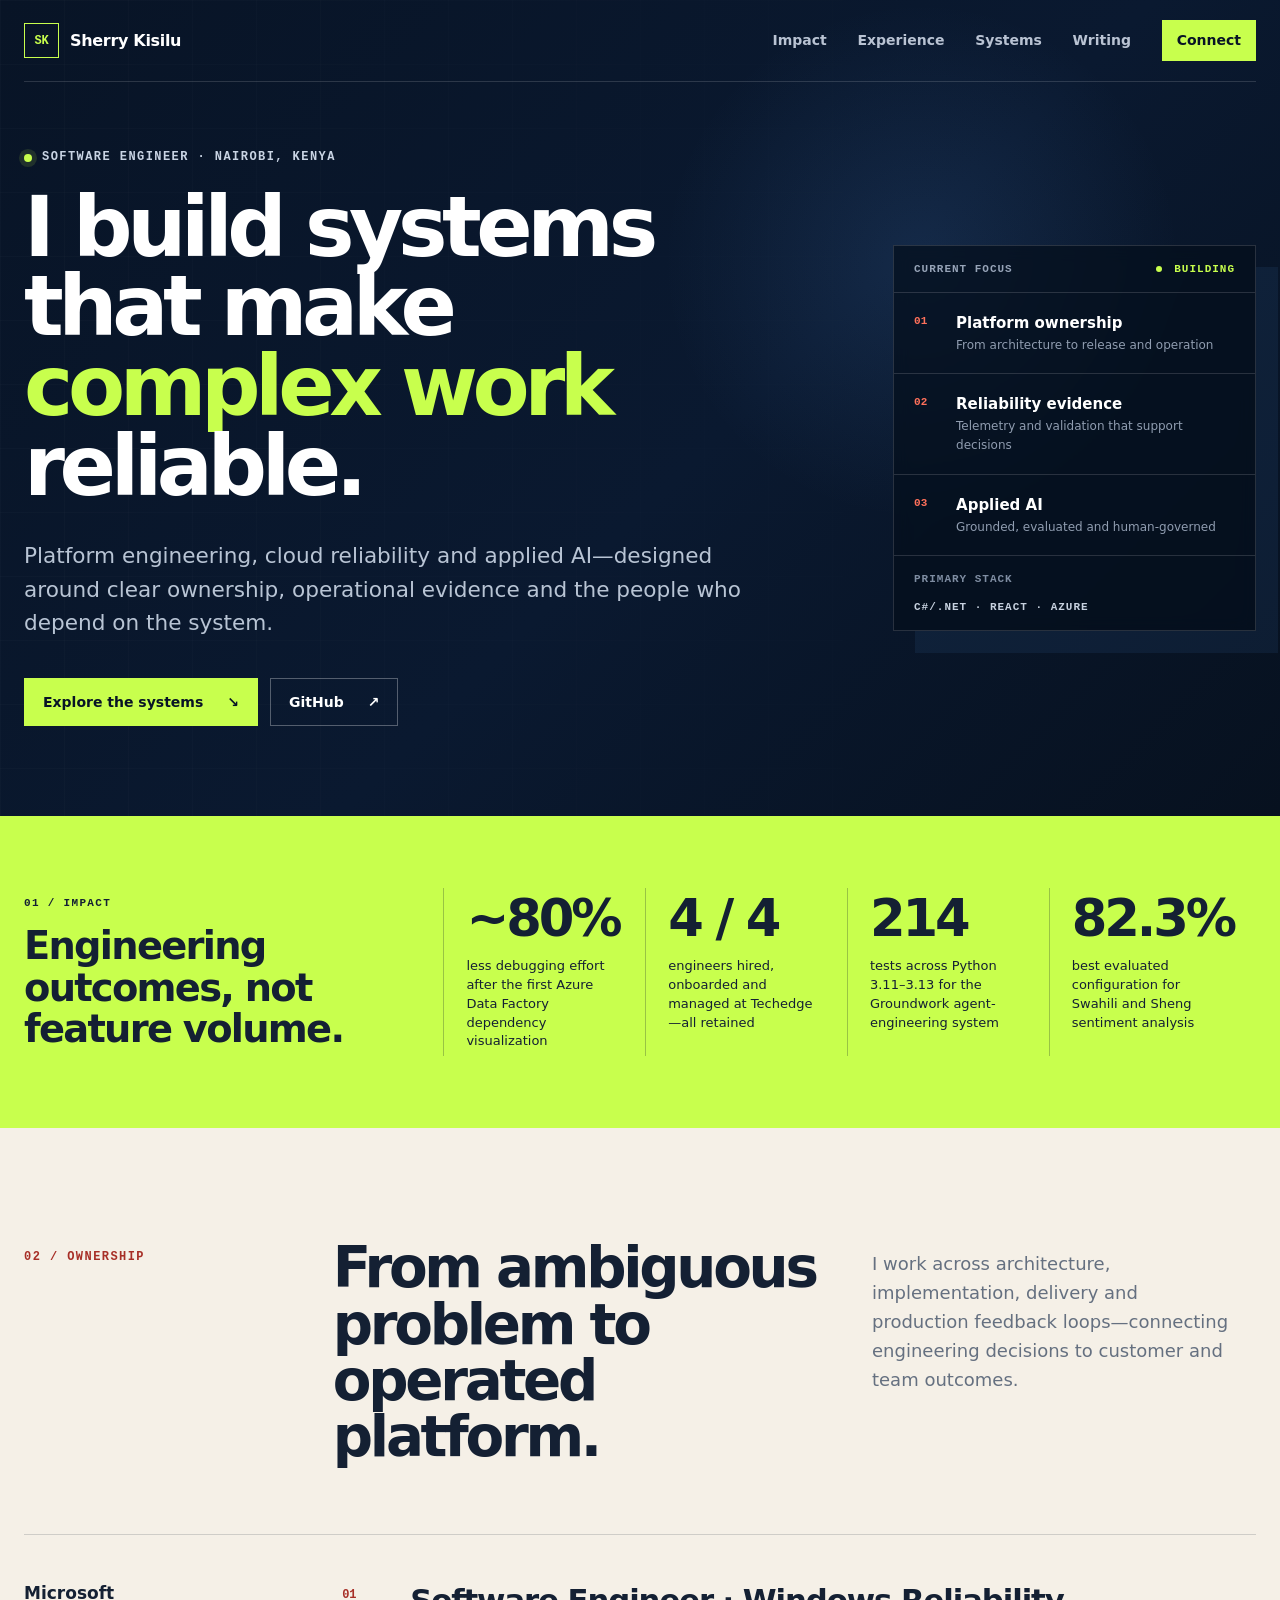
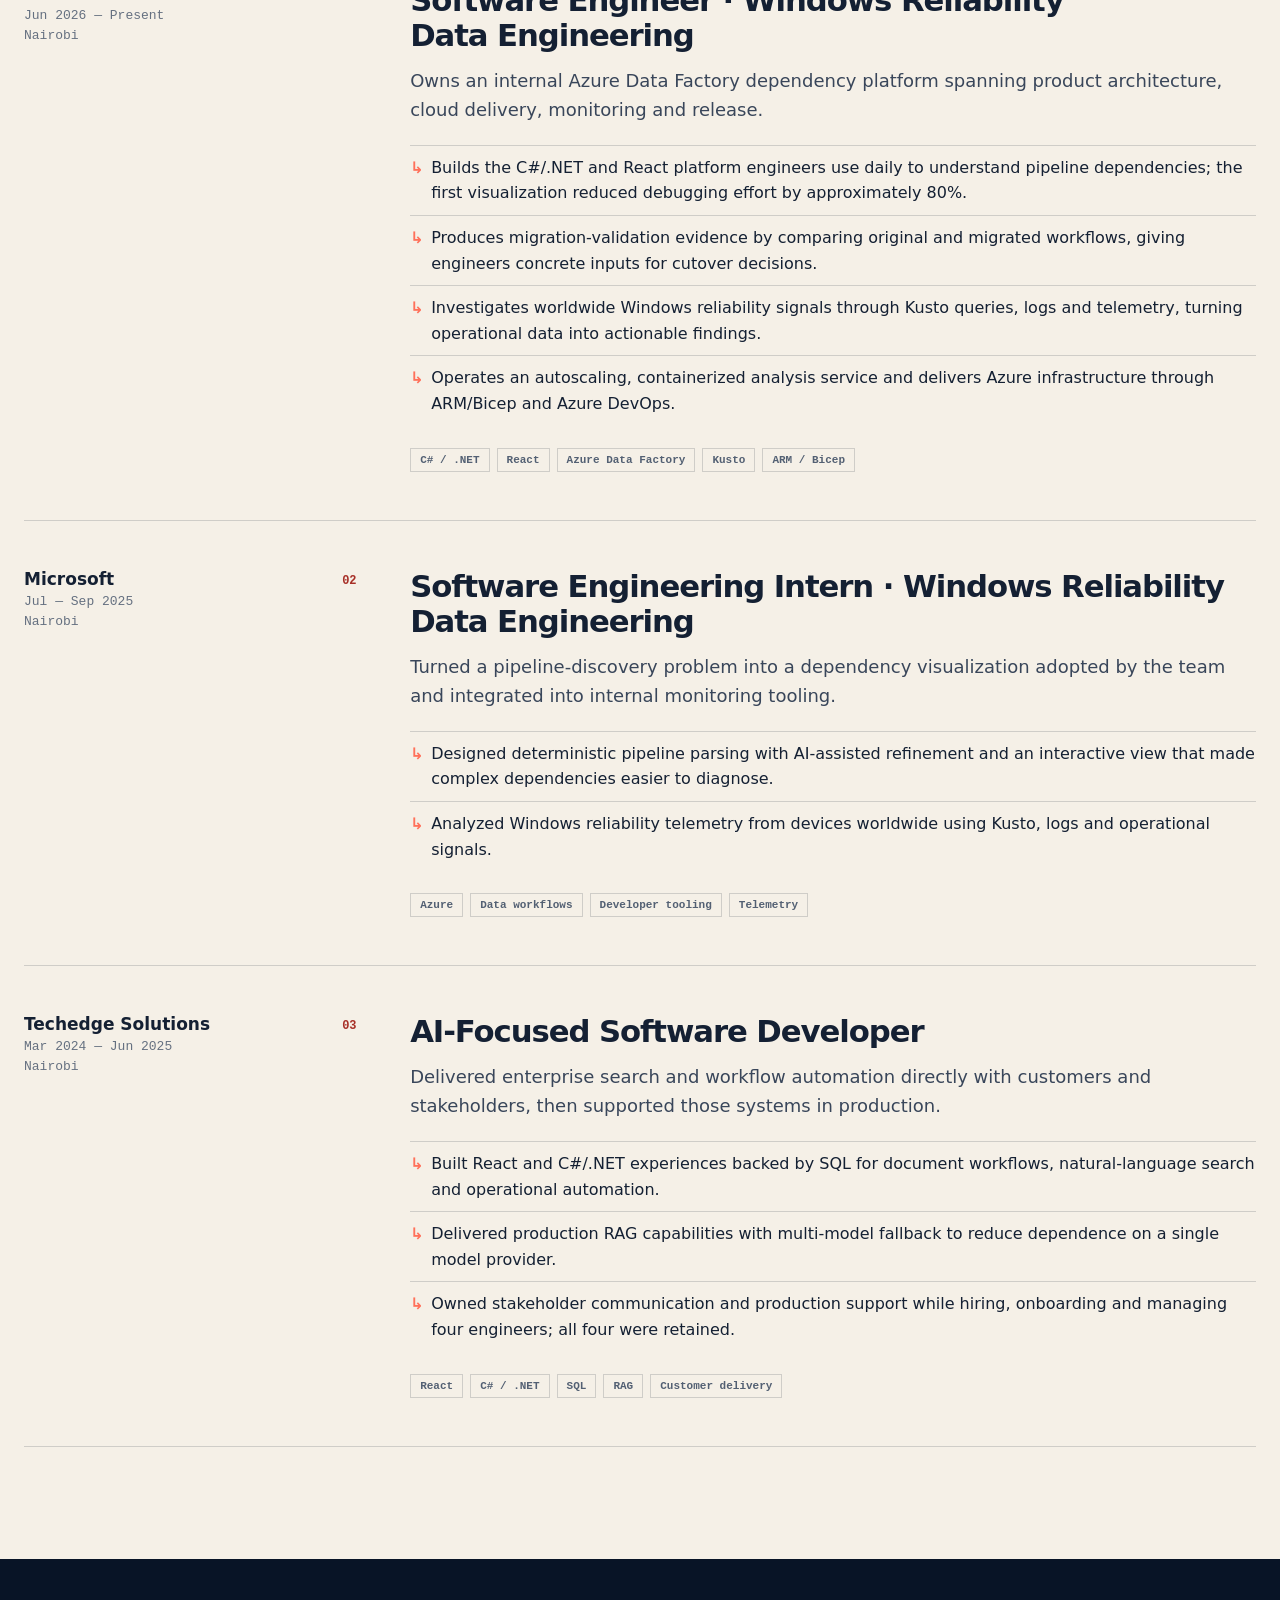
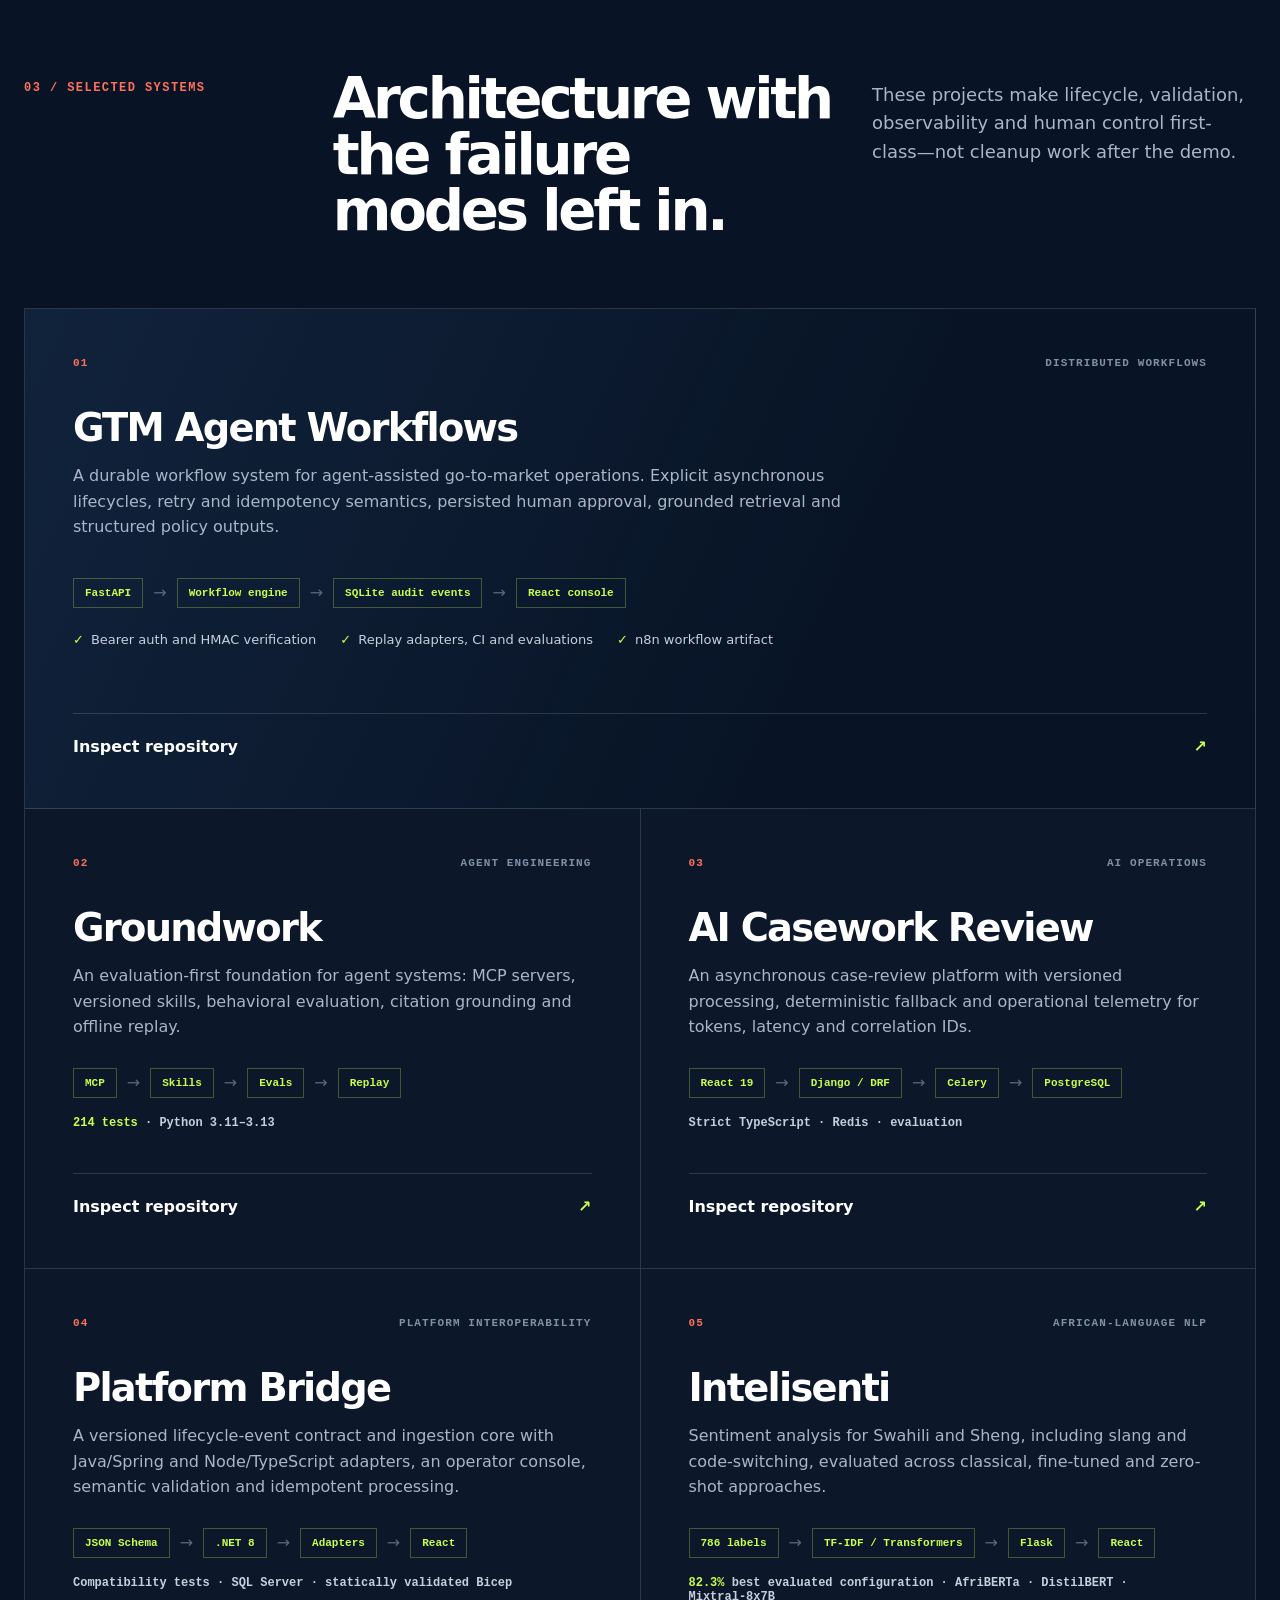
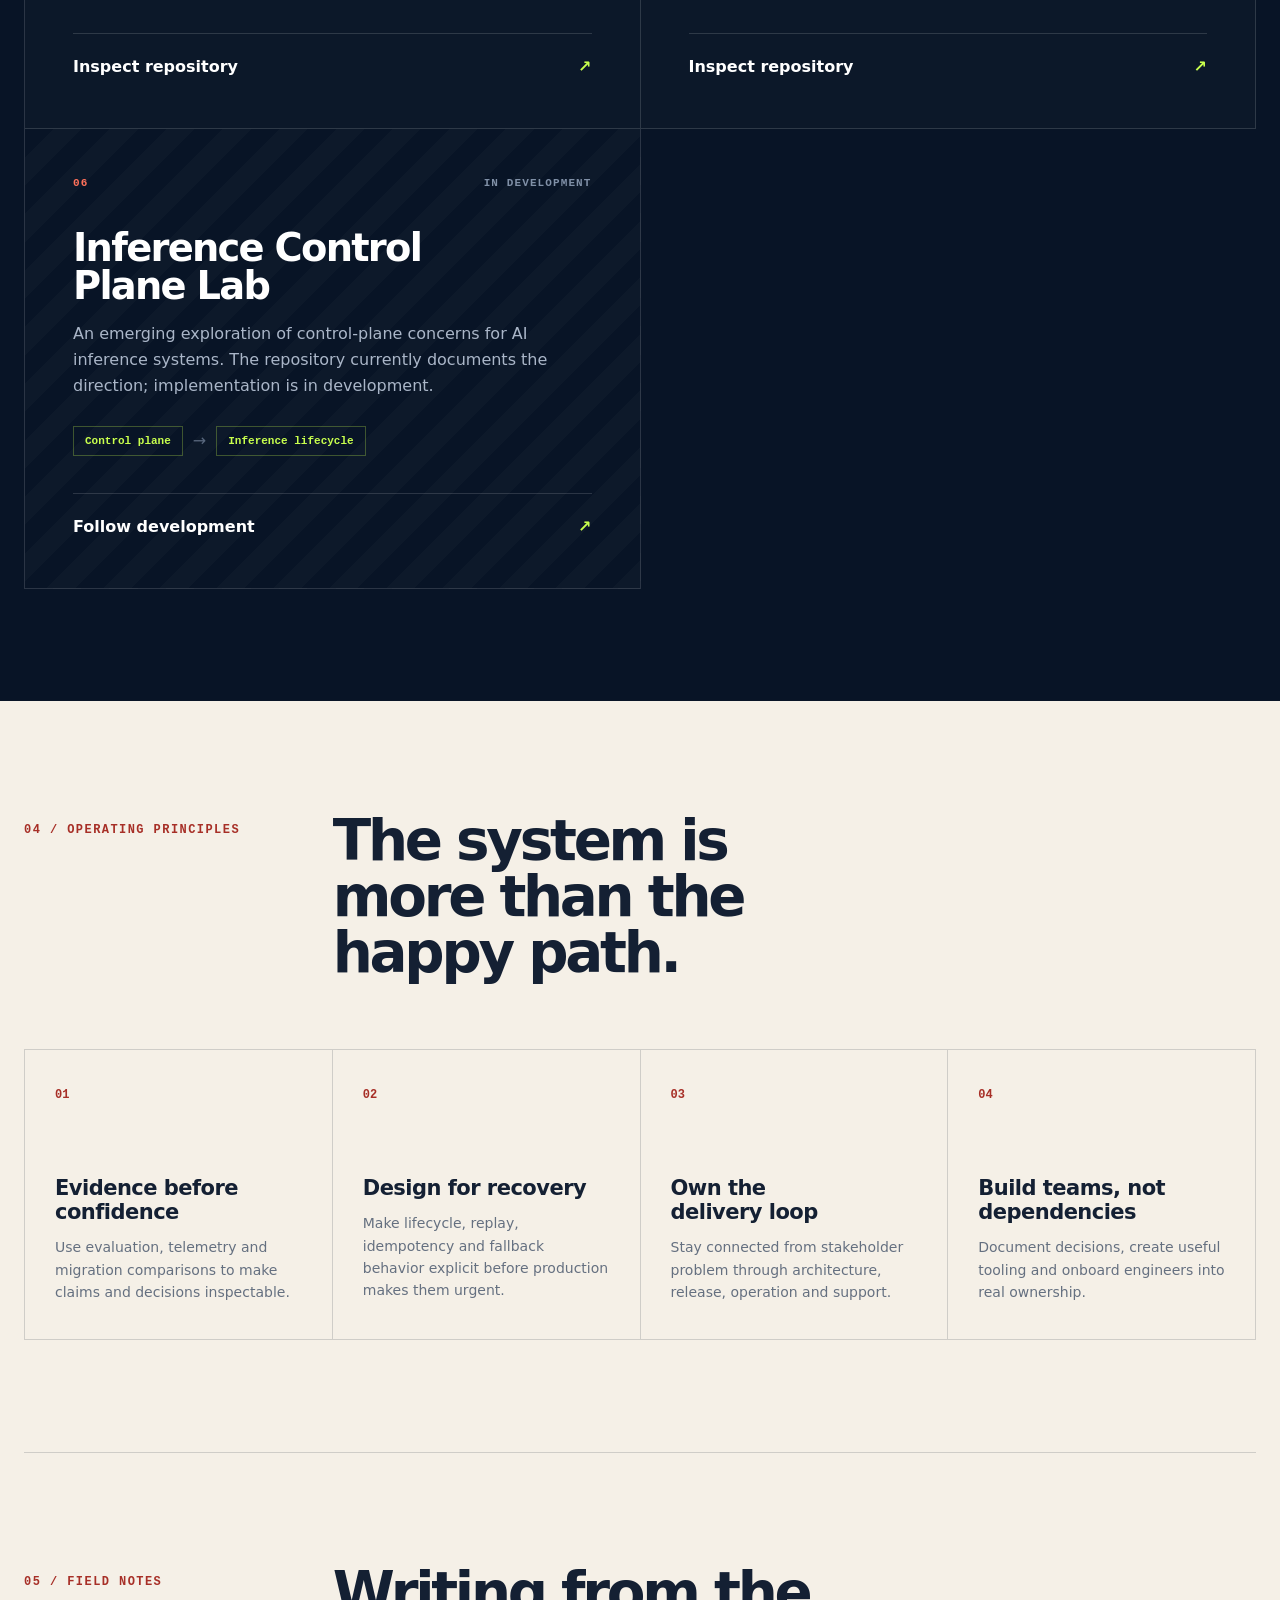
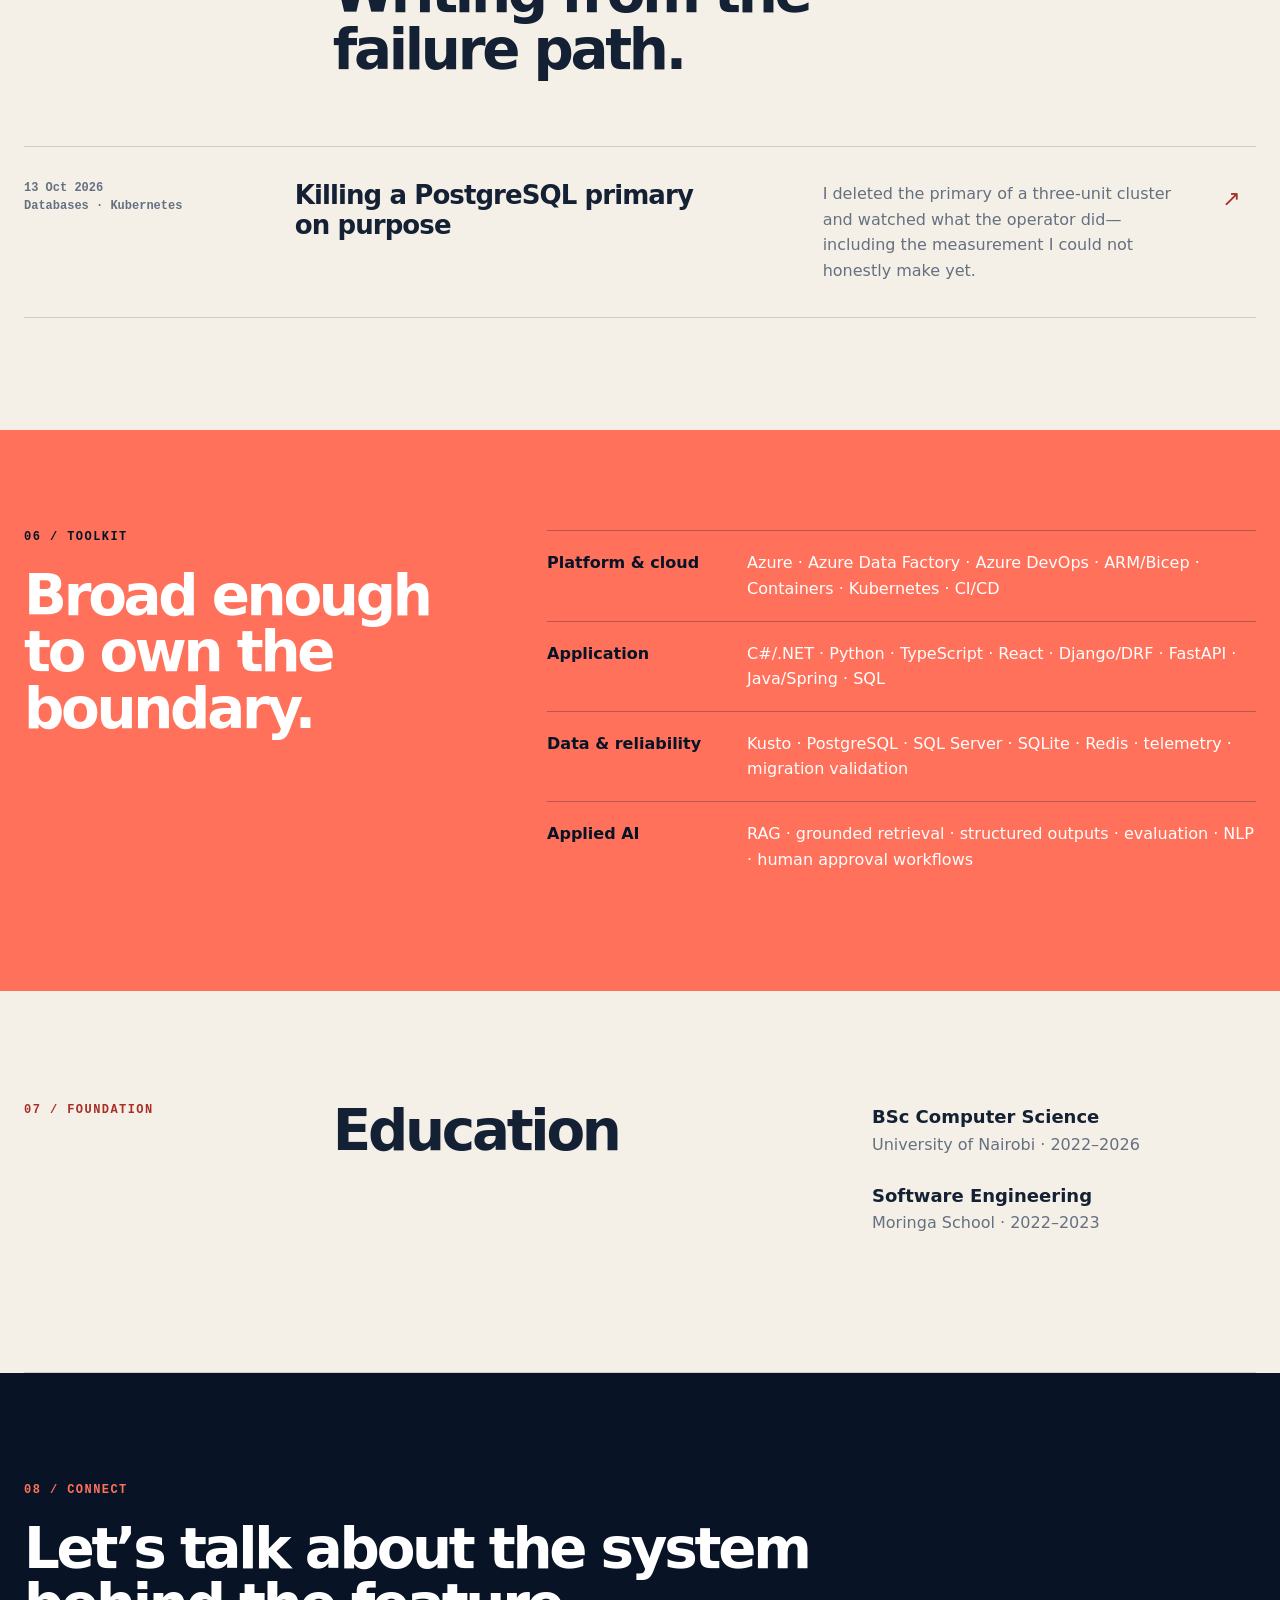
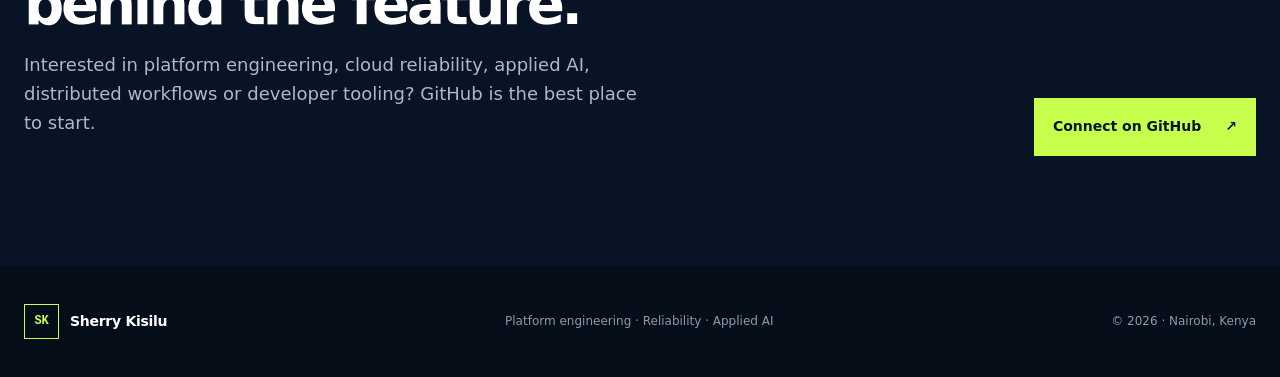
<file: index.html>
<!doctype html>
<html lang="en">
<head>
  <meta charset="utf-8">
  <meta name="viewport" content="width=device-width, initial-scale=1">
  <title>Sherry Kisilu · Platform, Reliability &amp; Applied AI Engineer</title>
  <meta name="description" content="Sherry Kisilu builds reliable cloud platforms, distributed workflows, applied AI systems, APIs and developer tooling from Nairobi.">
  <meta name="theme-color" content="#081426">
  <link rel="canonical" href="https://sherrykisilu.github.io/">
  <meta property="og:title" content="Sherry Kisilu · Senior Software Engineering Portfolio">
  <meta property="og:description" content="Platform engineering, cloud reliability, applied AI and distributed workflows—built with ownership and measurable impact.">
  <meta property="og:type" content="website">
  <meta property="og:url" content="https://sherrykisilu.github.io/">
  <meta property="og:site_name" content="Sherry Kisilu">
  <meta name="twitter:card" content="summary">
  <meta name="twitter:title" content="Sherry Kisilu · Platform, Reliability &amp; Applied AI Engineer">
  <meta name="twitter:description" content="Engineering reliable platforms, distributed workflows and applied AI systems.">
  <link rel="icon" href="data:image/svg+xml,<svg xmlns='http://www.w3.org/2000/svg' viewBox='0 0 64 64'><rect width='64' height='64' rx='12' fill='%23081426'/><path d='M14 45V19h8v10l9-10h10L30 31l12 14H32L22 33v12z' fill='%23c8ff4d'/></svg>">
  <link rel="stylesheet" href="styles.css">
  <script type="application/ld+json">
  {
    "@context": "https://schema.org",
    "@type": "Person",
    "name": "Sherry Kisilu",
    "url": "https://sherrykisilu.github.io/",
    "sameAs": ["https://github.com/sherrykisilu"],
    "jobTitle": "Software Engineer",
    "worksFor": {"@type": "Organization", "name": "Microsoft"},
    "knowsAbout": ["Platform engineering", "Cloud reliability", "Applied AI", "Distributed systems", "APIs", "Developer tooling"]
  }
  </script>
</head>
<body>
  <a class="skip-link" href="#main">Skip to content</a>

  <header class="site-header">
    <a class="brand" href="#top" aria-label="Sherry Kisilu, home">
      <span class="brand-mark" aria-hidden="true">SK</span>
      <span>Sherry Kisilu</span>
    </a>
    <nav aria-label="Primary navigation">
      <a href="#impact">Impact</a>
      <a href="#work">Experience</a>
      <a href="#projects">Systems</a>
      <a href="blog/">Writing</a>
      <a class="nav-cta" href="#contact">Connect</a>
    </nav>
  </header>

  <main id="main">
    <section class="hero" id="top" aria-labelledby="hero-title">
      <div class="hero-grid" aria-hidden="true"></div>
      <div class="hero-copy">
        <p class="signal"><span></span> Software engineer · Nairobi, Kenya</p>
        <h1 id="hero-title">I build systems that make <em>complex work</em> reliable.</h1>
        <p class="hero-lede">Platform engineering, cloud reliability and applied AI—designed around clear ownership, operational evidence and the people who depend on the system.</p>
        <div class="hero-actions">
          <a class="button button-primary" href="#projects">Explore the systems <span aria-hidden="true">↘</span></a>
          <a class="button button-ghost" href="https://github.com/sherrykisilu">GitHub <span aria-hidden="true">↗</span></a>
        </div>
      </div>
      <aside class="status-panel" aria-label="Current engineering focus">
        <div class="panel-head">
          <span>Current focus</span>
          <span class="live"><i></i> Building</span>
        </div>
        <ol class="focus-list">
          <li><span>01</span><strong>Platform ownership</strong><small>From architecture to release and operation</small></li>
          <li><span>02</span><strong>Reliability evidence</strong><small>Telemetry and validation that support decisions</small></li>
          <li><span>03</span><strong>Applied AI</strong><small>Grounded, evaluated and human-governed</small></li>
        </ol>
        <div class="panel-foot"><span>Primary stack</span><strong>C#/.NET · React · Azure</strong></div>
      </aside>
    </section>

    <section class="impact-band" id="impact" aria-labelledby="impact-title">
      <div class="section-label">
        <span>01 / Impact</span>
        <h2 id="impact-title">Engineering outcomes, not feature volume.</h2>
      </div>
      <div class="metrics">
        <article><strong>~80%</strong><p>less debugging effort after the first Azure Data Factory dependency visualization</p></article>
        <article><strong>4 / 4</strong><p>engineers hired, onboarded and managed at Techedge—all retained</p></article>
        <article><strong>214</strong><p>tests across Python 3.11–3.13 for the Groundwork agent-engineering system</p></article>
        <article><strong>82.3%</strong><p>best evaluated configuration for Swahili and Sheng sentiment analysis</p></article>
      </div>
    </section>

    <section class="experience section-shell" id="work" aria-labelledby="work-title">
      <div class="section-intro">
        <p class="kicker">02 / Ownership</p>
        <h2 id="work-title">From ambiguous problem to operated platform.</h2>
        <p>I work across architecture, implementation, delivery and production feedback loops—connecting engineering decisions to customer and team outcomes.</p>
      </div>

      <div class="timeline">
        <article class="role">
          <div class="role-meta">
            <span class="company">Microsoft</span>
            <time>Jun 2026 — Present</time>
            <span>Nairobi</span>
          </div>
          <div class="role-body">
            <p class="role-index">01</p>
            <h3>Software Engineer · Windows Reliability Data Engineering</h3>
            <p class="role-summary">Owns an internal Azure Data Factory dependency platform spanning product architecture, cloud delivery, monitoring and release.</p>
            <ul>
              <li>Builds the C#/.NET and React platform engineers use daily to understand pipeline dependencies; the first visualization reduced debugging effort by approximately 80%.</li>
              <li>Produces migration-validation evidence by comparing original and migrated workflows, giving engineers concrete inputs for cutover decisions.</li>
              <li>Investigates worldwide Windows reliability signals through Kusto queries, logs and telemetry, turning operational data into actionable findings.</li>
              <li>Operates an autoscaling, containerized analysis service and delivers Azure infrastructure through ARM/Bicep and Azure DevOps.</li>
            </ul>
            <div class="stack"><span>C# / .NET</span><span>React</span><span>Azure Data Factory</span><span>Kusto</span><span>ARM / Bicep</span></div>
          </div>
        </article>

        <article class="role">
          <div class="role-meta">
            <span class="company">Microsoft</span>
            <time>Jul — Sep 2025</time>
            <span>Nairobi</span>
          </div>
          <div class="role-body">
            <p class="role-index">02</p>
            <h3>Software Engineering Intern · Windows Reliability Data Engineering</h3>
            <p class="role-summary">Turned a pipeline-discovery problem into a dependency visualization adopted by the team and integrated into internal monitoring tooling.</p>
            <ul>
              <li>Designed deterministic pipeline parsing with AI-assisted refinement and an interactive view that made complex dependencies easier to diagnose.</li>
              <li>Analyzed Windows reliability telemetry from devices worldwide using Kusto, logs and operational signals.</li>
            </ul>
            <div class="stack"><span>Azure</span><span>Data workflows</span><span>Developer tooling</span><span>Telemetry</span></div>
          </div>
        </article>

        <article class="role">
          <div class="role-meta">
            <span class="company">Techedge Solutions</span>
            <time>Mar 2024 — Jun 2025</time>
            <span>Nairobi</span>
          </div>
          <div class="role-body">
            <p class="role-index">03</p>
            <h3>AI-Focused Software Developer</h3>
            <p class="role-summary">Delivered enterprise search and workflow automation directly with customers and stakeholders, then supported those systems in production.</p>
            <ul>
              <li>Built React and C#/.NET experiences backed by SQL for document workflows, natural-language search and operational automation.</li>
              <li>Delivered production RAG capabilities with multi-model fallback to reduce dependence on a single model provider.</li>
              <li>Owned stakeholder communication and production support while hiring, onboarding and managing four engineers; all four were retained.</li>
            </ul>
            <div class="stack"><span>React</span><span>C# / .NET</span><span>SQL</span><span>RAG</span><span>Customer delivery</span></div>
          </div>
        </article>
      </div>
    </section>

    <section class="systems" id="projects" aria-labelledby="projects-title">
      <div class="section-shell">
        <div class="section-intro light">
          <p class="kicker">03 / Selected systems</p>
          <h2 id="projects-title">Architecture with the failure modes left in.</h2>
          <p>These projects make lifecycle, validation, observability and human control first-class—not cleanup work after the demo.</p>
        </div>

        <div class="project-grid">
          <article class="project-card feature">
            <div class="project-top"><span class="project-no">01</span><span class="project-kind">Distributed workflows</span></div>
            <h3>GTM Agent Workflows</h3>
            <p>A durable workflow system for agent-assisted go-to-market operations. Explicit asynchronous lifecycles, retry and idempotency semantics, persisted human approval, grounded retrieval and structured policy outputs.</p>
            <div class="architecture" aria-label="Architecture flow"><span>FastAPI</span><i>→</i><span>Workflow engine</span><i>→</i><span>SQLite audit events</span><i>→</i><span>React console</span></div>
            <ul class="proof"><li>Bearer auth and HMAC verification</li><li>Replay adapters, CI and evaluations</li><li>n8n workflow artifact</li></ul>
            <a class="project-link" href="https://github.com/sherrykisilu/gtm-agent-workflows" aria-label="View GTM Agent Workflows on GitHub">Inspect repository <span>↗</span></a>
          </article>

          <article class="project-card">
            <div class="project-top"><span class="project-no">02</span><span class="project-kind">Agent engineering</span></div>
            <h3>Groundwork</h3>
            <p>An evaluation-first foundation for agent systems: MCP servers, versioned skills, behavioral evaluation, citation grounding and offline replay.</p>
            <div class="architecture compact"><span>MCP</span><i>→</i><span>Skills</span><i>→</i><span>Evals</span><i>→</i><span>Replay</span></div>
            <p class="evidence"><strong>214 tests</strong> · Python 3.11–3.13</p>
            <a class="project-link" href="https://github.com/sherrykisilu/groundwork" aria-label="View Groundwork on GitHub">Inspect repository <span>↗</span></a>
          </article>

          <article class="project-card">
            <div class="project-top"><span class="project-no">03</span><span class="project-kind">AI operations</span></div>
            <h3>AI Casework Review</h3>
            <p>An asynchronous case-review platform with versioned processing, deterministic fallback and operational telemetry for tokens, latency and correlation IDs.</p>
            <div class="architecture compact"><span>React 19</span><i>→</i><span>Django / DRF</span><i>→</i><span>Celery</span><i>→</i><span>PostgreSQL</span></div>
            <p class="evidence">Strict TypeScript · Redis · evaluation</p>
            <a class="project-link" href="https://github.com/sherrykisilu/ai-casework-review" aria-label="View AI Casework Review on GitHub">Inspect repository <span>↗</span></a>
          </article>

          <article class="project-card">
            <div class="project-top"><span class="project-no">04</span><span class="project-kind">Platform interoperability</span></div>
            <h3>Platform Bridge</h3>
            <p>A versioned lifecycle-event contract and ingestion core with Java/Spring and Node/TypeScript adapters, an operator console, semantic validation and idempotent processing.</p>
            <div class="architecture compact"><span>JSON Schema</span><i>→</i><span>.NET 8</span><i>→</i><span>Adapters</span><i>→</i><span>React</span></div>
            <p class="evidence">Compatibility tests · SQL Server · statically validated Bicep</p>
            <a class="project-link" href="https://github.com/sherrykisilu/platform-bridge" aria-label="View Platform Bridge on GitHub">Inspect repository <span>↗</span></a>
          </article>

          <article class="project-card">
            <div class="project-top"><span class="project-no">05</span><span class="project-kind">African-language NLP</span></div>
            <h3>Intelisenti</h3>
            <p>Sentiment analysis for Swahili and Sheng, including slang and code-switching, evaluated across classical, fine-tuned and zero-shot approaches.</p>
            <div class="architecture compact"><span>786 labels</span><i>→</i><span>TF-IDF / Transformers</span><i>→</i><span>Flask</span><i>→</i><span>React</span></div>
            <p class="evidence"><strong>82.3%</strong> best evaluated configuration · AfriBERTa · DistilBERT · Mixtral-8x7B</p>
            <a class="project-link" href="https://github.com/sherrykisilu/intelisenti" aria-label="View Intelisenti on GitHub">Inspect repository <span>↗</span></a>
          </article>

          <article class="project-card development">
            <div class="project-top"><span class="project-no">06</span><span class="project-kind">In development</span></div>
            <h3>Inference Control Plane Lab</h3>
            <p>An emerging exploration of control-plane concerns for AI inference systems. The repository currently documents the direction; implementation is in development.</p>
            <div class="architecture compact"><span>Control plane</span><i>→</i><span>Inference lifecycle</span></div>
            <a class="project-link" href="https://github.com/sherrykisilu/inference-control-plane-lab" aria-label="View Inference Control Plane Lab on GitHub">Follow development <span>↗</span></a>
          </article>
        </div>
      </div>
    </section>

    <section class="principles section-shell" aria-labelledby="principles-title">
      <div class="section-intro">
        <p class="kicker">04 / Operating principles</p>
        <h2 id="principles-title">The system is more than the happy path.</h2>
      </div>
      <div class="principle-grid">
        <article><span>01</span><h3>Evidence before confidence</h3><p>Use evaluation, telemetry and migration comparisons to make claims and decisions inspectable.</p></article>
        <article><span>02</span><h3>Design for recovery</h3><p>Make lifecycle, replay, idempotency and fallback behavior explicit before production makes them urgent.</p></article>
        <article><span>03</span><h3>Own the delivery loop</h3><p>Stay connected from stakeholder problem through architecture, release, operation and support.</p></article>
        <article><span>04</span><h3>Build teams, not dependencies</h3><p>Document decisions, create useful tooling and onboard engineers into real ownership.</p></article>
      </div>
    </section>

    <section class="writing section-shell" aria-labelledby="writing-title">
      <div class="section-intro">
        <p class="kicker">05 / Field notes</p>
        <h2 id="writing-title">Writing from the failure path.</h2>
      </div>
      <a class="article-row" href="blog/killing-a-postgresql-primary/">
        <div><time datetime="2026-10-13">13 Oct 2026</time><span>Databases · Kubernetes</span></div>
        <h3>Killing a PostgreSQL primary on purpose</h3>
        <p>I deleted the primary of a three-unit cluster and watched what the operator did—including the measurement I could not honestly make yet.</p>
        <span class="arrow" aria-hidden="true">↗</span>
      </a>
    </section>

    <section class="toolkit" aria-labelledby="toolkit-title">
      <div class="section-shell toolkit-grid">
        <div><p class="kicker">06 / Toolkit</p><h2 id="toolkit-title">Broad enough to own the boundary.</h2></div>
        <dl>
          <div><dt>Platform &amp; cloud</dt><dd>Azure · Azure Data Factory · Azure DevOps · ARM/Bicep · Containers · Kubernetes · CI/CD</dd></div>
          <div><dt>Application</dt><dd>C#/.NET · Python · TypeScript · React · Django/DRF · FastAPI · Java/Spring · SQL</dd></div>
          <div><dt>Data &amp; reliability</dt><dd>Kusto · PostgreSQL · SQL Server · SQLite · Redis · telemetry · migration validation</dd></div>
          <div><dt>Applied AI</dt><dd>RAG · grounded retrieval · structured outputs · evaluation · NLP · human approval workflows</dd></div>
        </dl>
      </div>
    </section>

    <section class="education section-shell" aria-labelledby="education-title">
      <p class="kicker">07 / Foundation</p>
      <h2 id="education-title">Education</h2>
      <div class="education-list">
        <p><strong>BSc Computer Science</strong><span>University of Nairobi · 2022–2026</span></p>
        <p><strong>Software Engineering</strong><span>Moringa School · 2022–2023</span></p>
      </div>
    </section>

    <section class="contact" id="contact" aria-labelledby="contact-title">
      <div class="contact-copy">
        <p class="kicker">08 / Connect</p>
        <h2 id="contact-title">Let’s talk about the system behind the feature.</h2>
        <p>Interested in platform engineering, cloud reliability, applied AI, distributed workflows or developer tooling? GitHub is the best place to start.</p>
      </div>
      <a class="button button-primary button-large" href="https://github.com/sherrykisilu">Connect on GitHub <span aria-hidden="true">↗</span></a>
    </section>
  </main>

  <footer>
    <a class="brand" href="#top"><span class="brand-mark" aria-hidden="true">SK</span><span>Sherry Kisilu</span></a>
    <p>Platform engineering · Reliability · Applied AI</p>
    <p>© 2026 · Nairobi, Kenya</p>
  </footer>
</body>
</html>
</file>
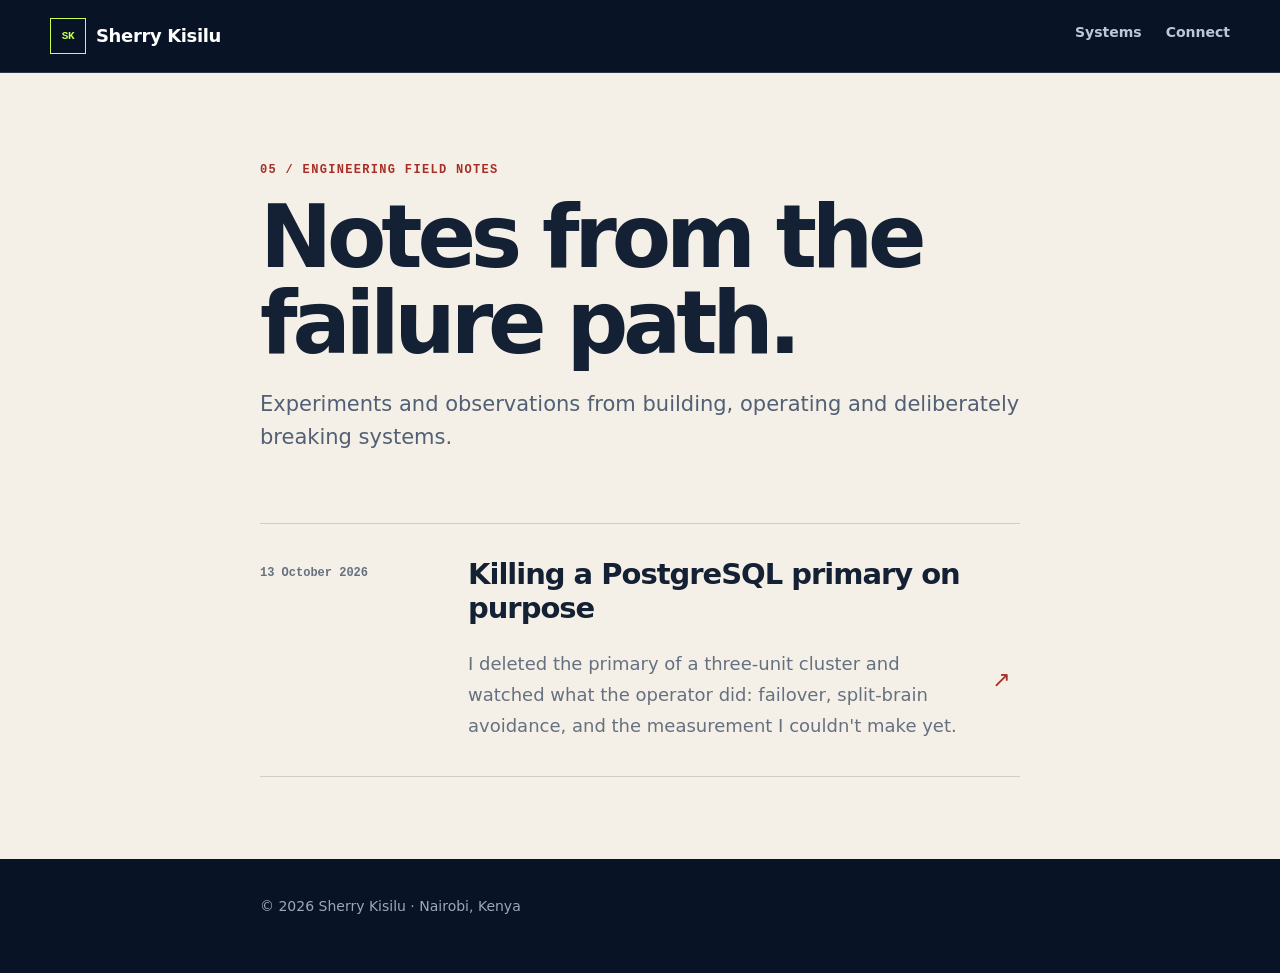
<file: blog/index.html>
<!doctype html>
<html lang="en">
<head>
  <meta charset="utf-8">
  <meta name="viewport" content="width=device-width, initial-scale=1">
  <title>Engineering Field Notes · Sherry Kisilu</title>
  <meta name="description" content="Field notes from Sherry Kisilu on reliability, distributed systems, databases and engineering the failure path.">
  <meta name="theme-color" content="#081426">
  <link rel="canonical" href="https://sherrykisilu.github.io/blog/">
  <meta property="og:title" content="Engineering Field Notes · Sherry Kisilu">
  <meta property="og:description" content="Notes from building, operating and deliberately breaking systems.">
  <meta property="og:type" content="website">
  <meta property="og:url" content="https://sherrykisilu.github.io/blog/">
  <meta name="twitter:card" content="summary">
  <link rel="icon" href="data:image/svg+xml,<svg xmlns='http://www.w3.org/2000/svg' viewBox='0 0 64 64'><rect width='64' height='64' rx='12' fill='%23081426'/><path d='M14 45V19h8v10l9-10h10L30 31l12 14H32L22 33v12z' fill='%23c8ff4d'/></svg>">
  <link rel="stylesheet" href="post.css">
</head>
<body>
  <a class="skip-link" href="#main">Skip to content</a>
  <nav aria-label="Primary navigation"><div class="wrap"><a class="mark" href="/">Sherry Kisilu</a><ul><li><a href="/#projects">Systems</a></li><li><a href="/#contact">Connect</a></li></ul></div></nav>
  <main id="main" class="wrap listing">
    <header>
      <p class="eyebrow">05 / Engineering field notes</p>
      <h1>Notes from the failure path.</h1>
      <p class="lede">Experiments and observations from building, operating and deliberately breaking systems.</p>
    </header>
    <a class="post" href="killing-a-postgresql-primary/">
      <span class="date">13 October 2026</span>
      <h2>Killing a PostgreSQL primary on purpose</h2>
      <p>I deleted the primary of a three-unit cluster and watched what the operator did: failover, split-brain avoidance, and the measurement I couldn't make yet.</p>
    </a>
  </main>
  <footer><div class="wrap">© 2026 Sherry Kisilu · Nairobi, Kenya</div></footer>
</body>
</html>
</file>
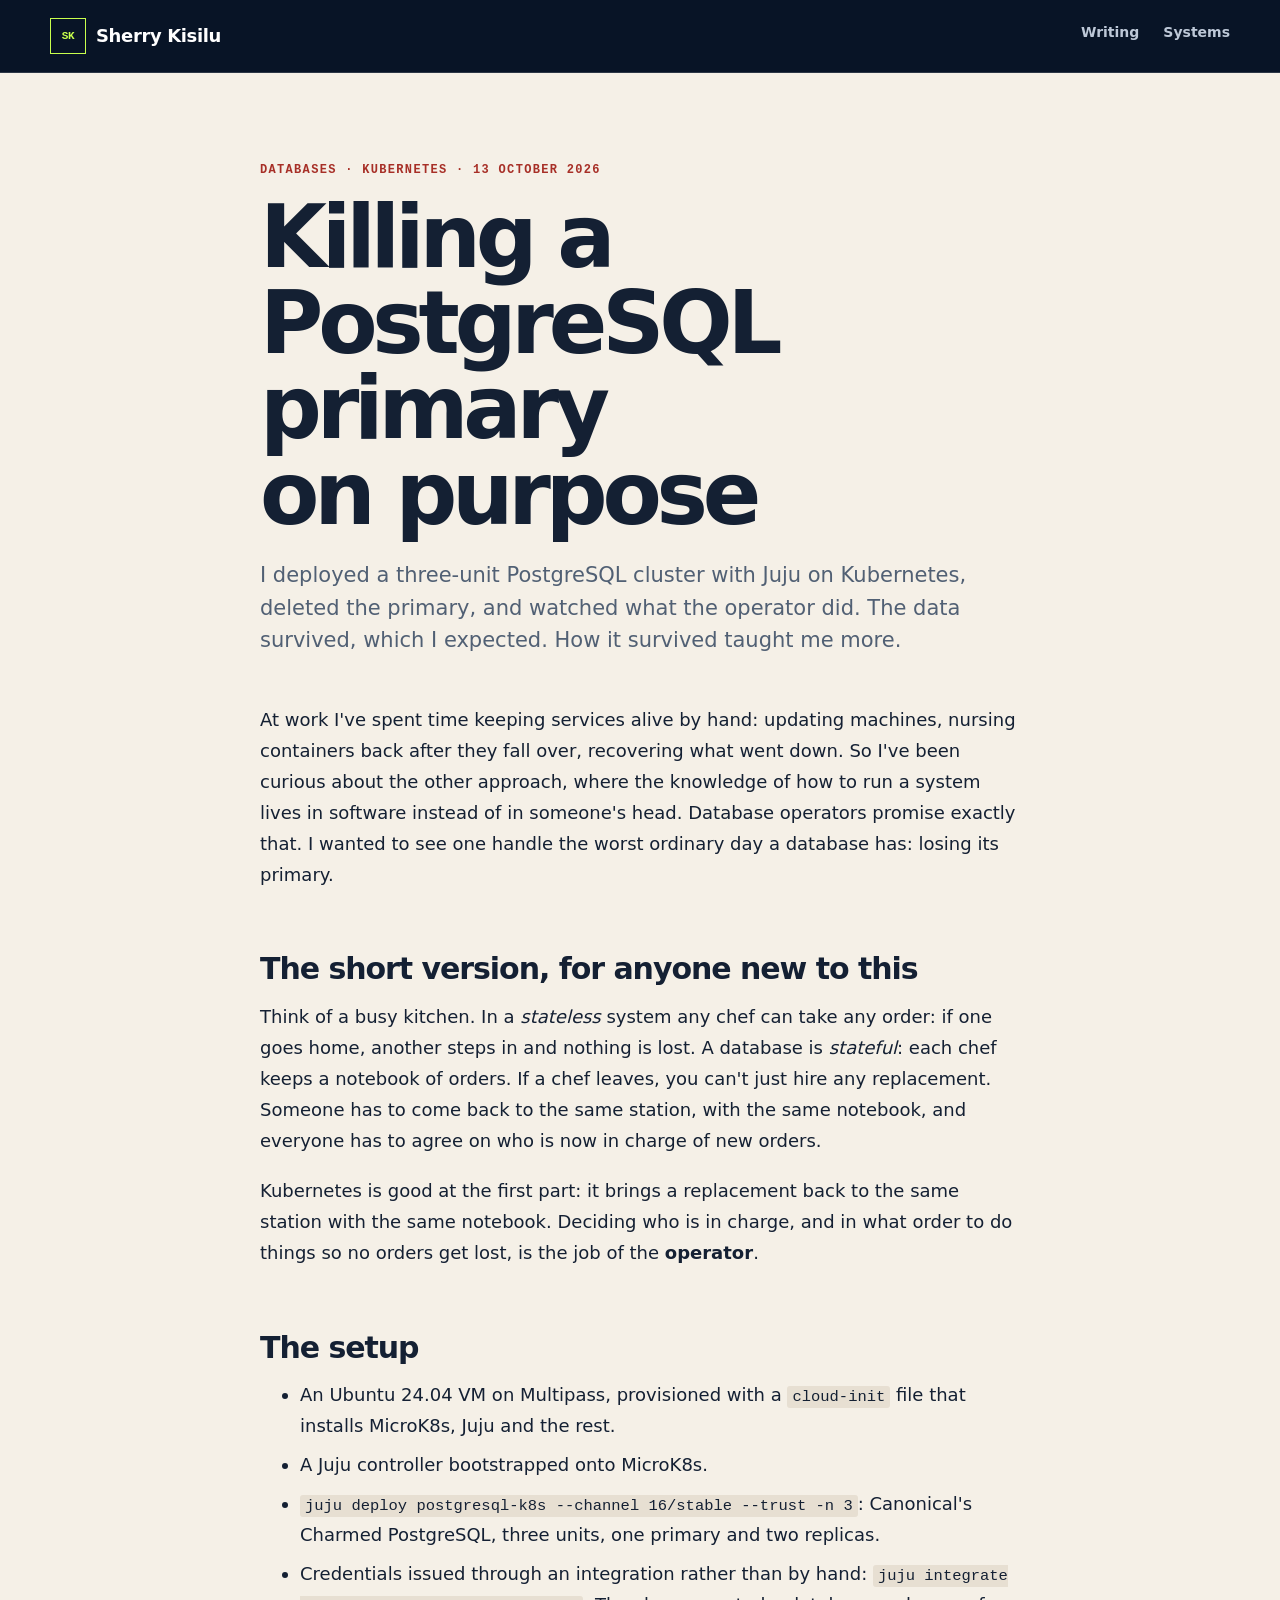
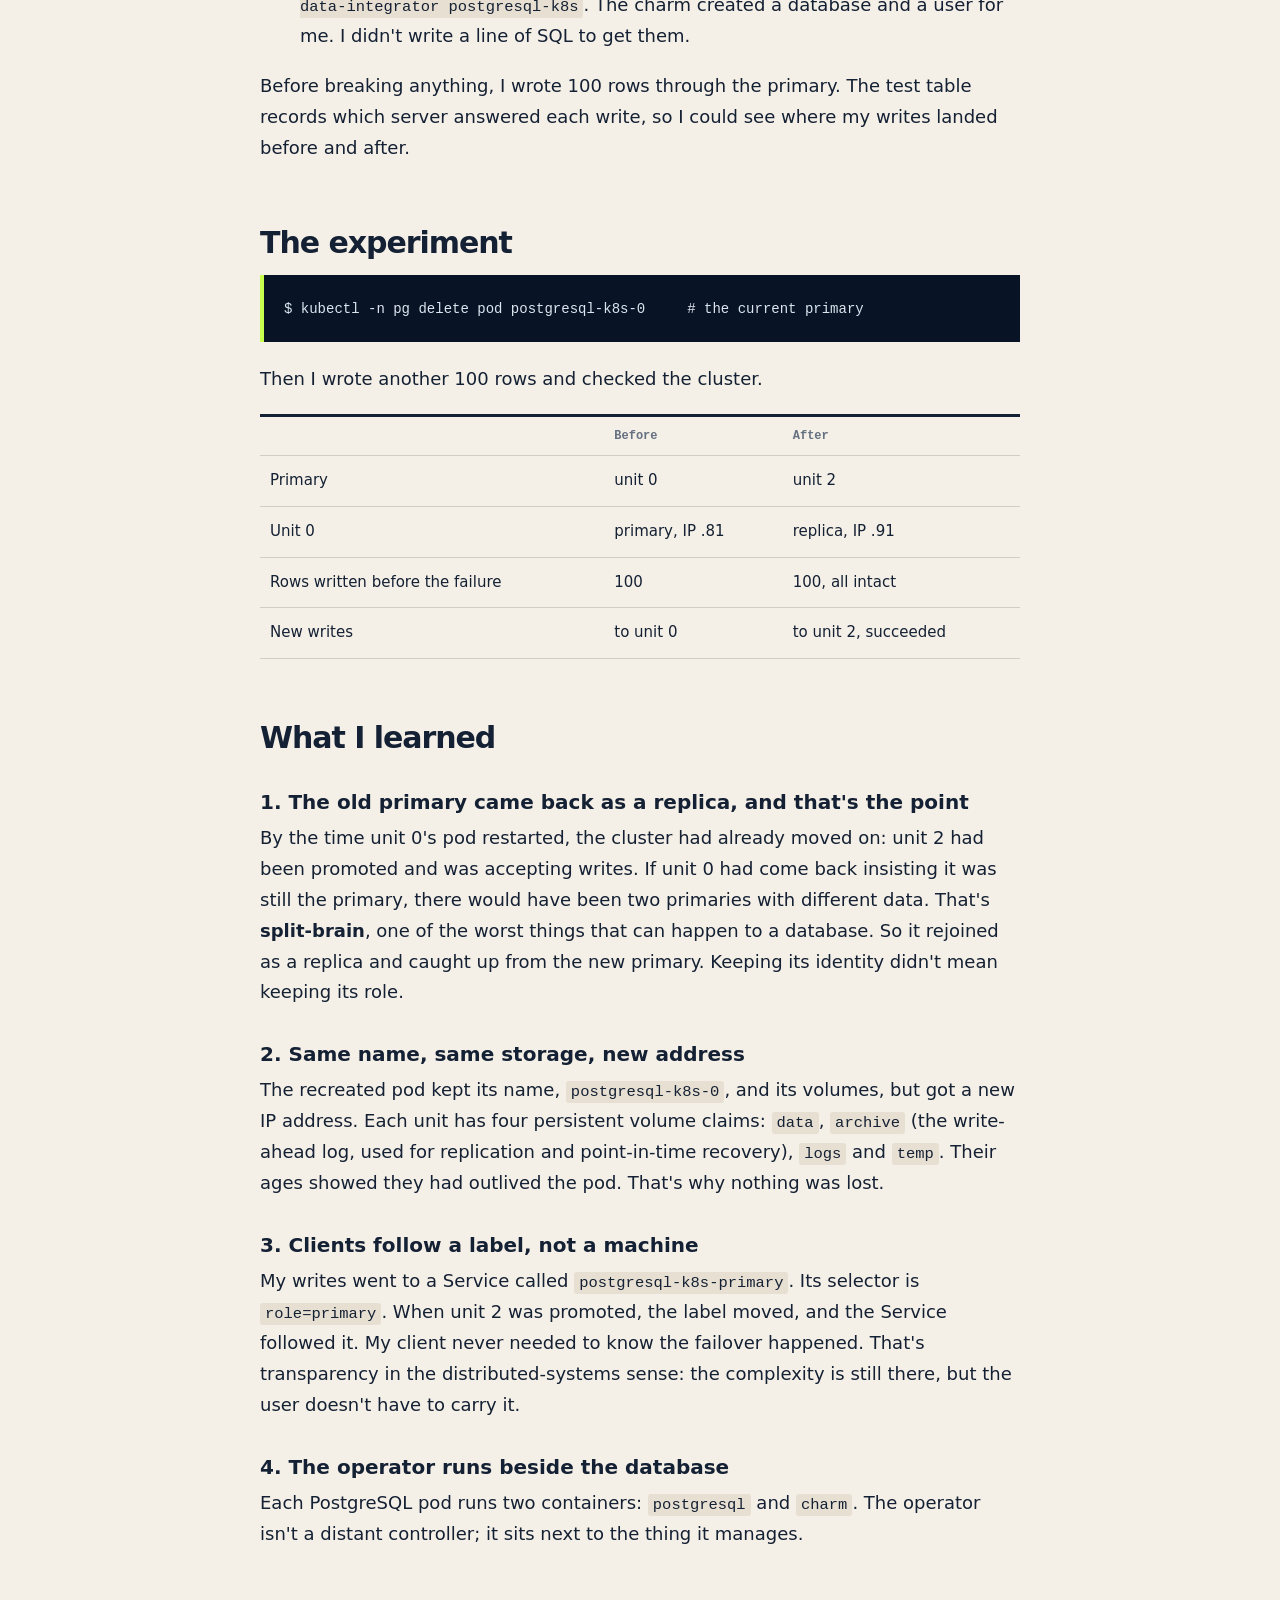
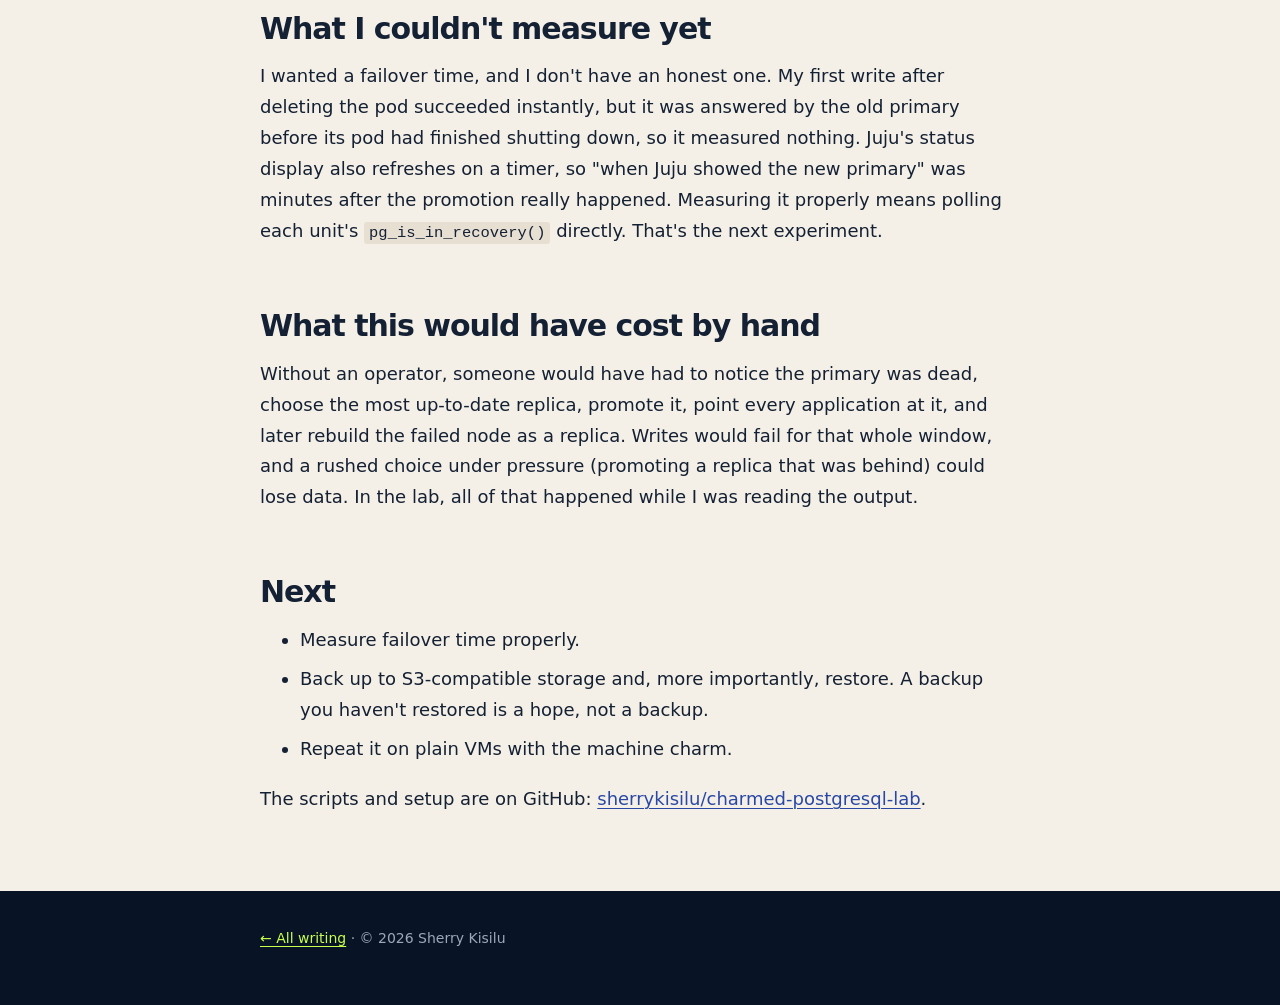
<file: blog/killing-a-postgresql-primary/index.html>
<!doctype html>
<html lang="en">
<head>
<meta charset="utf-8">
<meta name="viewport" content="width=device-width, initial-scale=1">
<title>Killing a PostgreSQL primary on purpose · Sherry Kisilu</title>
<meta name="description" content="I deployed a three-unit PostgreSQL cluster with Juju on Kubernetes, deleted the primary, and watched what the operator did. What happened, why, and what I couldn't measure.">
<meta name="theme-color" content="#081426">
<link rel="canonical" href="https://sherrykisilu.github.io/blog/killing-a-postgresql-primary/">
<meta property="og:title" content="Killing a PostgreSQL primary on purpose">
<meta property="og:description" content="What a database operator does when the primary dies, seen first-hand.">
<meta property="og:type" content="article">
<meta property="og:url" content="https://sherrykisilu.github.io/blog/killing-a-postgresql-primary/">
<meta property="article:published_time" content="2026-10-13">
<meta name="twitter:card" content="summary">
<meta name="twitter:title" content="Killing a PostgreSQL primary on purpose">
<meta name="twitter:description" content="What a database operator does when the primary dies, seen first-hand.">
<link rel="icon" href="data:image/svg+xml,<svg xmlns='http://www.w3.org/2000/svg' viewBox='0 0 64 64'><rect width='64' height='64' rx='12' fill='%23081426'/><path d='M14 45V19h8v10l9-10h10L30 31l12 14H32L22 33v12z' fill='%23c8ff4d'/></svg>">
<link rel="stylesheet" href="../post.css">
</head>
<body>
<a class="skip-link" href="#main">Skip to content</a>
<nav aria-label="Primary navigation"><div class="wrap"><a class="mark" href="/">Sherry Kisilu</a><ul><li><a href="/blog/">Writing</a></li><li><a href="/#projects">Systems</a></li></ul></div></nav>

<main id="main" class="wrap">
<article>
<header>
  <p class="eyebrow">Databases · Kubernetes · 13 October 2026</p>
  <h1>Killing a PostgreSQL primary on purpose</h1>
  <p class="lede">I deployed a three-unit PostgreSQL cluster with Juju on Kubernetes, deleted the primary, and watched what the operator did. The data survived, which I expected. How it survived taught me more.</p>
</header>

<p>At work I've spent time keeping services alive by hand: updating machines, nursing containers back after they fall over, recovering what went down. So I've been curious about the other approach, where the knowledge of how to run a system lives in software instead of in someone's head. Database operators promise exactly that. I wanted to see one handle the worst ordinary day a database has: losing its primary.</p>

<h2>The short version, for anyone new to this</h2>
<p>Think of a busy kitchen. In a <em>stateless</em> system any chef can take any order: if one goes home, another steps in and nothing is lost. A database is <em>stateful</em>: each chef keeps a notebook of orders. If a chef leaves, you can't just hire any replacement. Someone has to come back to the same station, with the same notebook, and everyone has to agree on who is now in charge of new orders.</p>
<p>Kubernetes is good at the first part: it brings a replacement back to the same station with the same notebook. Deciding who is in charge, and in what order to do things so no orders get lost, is the job of the <strong>operator</strong>.</p>

<h2>The setup</h2>
<ul>
  <li>An Ubuntu 24.04 VM on Multipass, provisioned with a <code>cloud-init</code> file that installs MicroK8s, Juju and the rest.</li>
  <li>A Juju controller bootstrapped onto MicroK8s.</li>
  <li><code>juju deploy postgresql-k8s --channel 16/stable --trust -n 3</code>: Canonical's Charmed PostgreSQL, three units, one primary and two replicas.</li>
  <li>Credentials issued through an integration rather than by hand: <code>juju integrate data-integrator postgresql-k8s</code>. The charm created a database and a user for me. I didn't write a line of SQL to get them.</li>
</ul>
<p>Before breaking anything, I wrote 100 rows through the primary. The test table records which server answered each write, so I could see where my writes landed before and after.</p>

<h2>The experiment</h2>
<pre><code>$ kubectl -n pg delete pod postgresql-k8s-0     # the current primary</code></pre>
<p>Then I wrote another 100 rows and checked the cluster.</p>

<div class="table"><table>
  <thead><tr><th></th><th>Before</th><th>After</th></tr></thead>
  <tbody>
    <tr><td>Primary</td><td>unit 0</td><td>unit 2</td></tr>
    <tr><td>Unit 0</td><td>primary, IP .81</td><td>replica, IP .91</td></tr>
    <tr><td>Rows written before the failure</td><td>100</td><td>100, all intact</td></tr>
    <tr><td>New writes</td><td>to unit 0</td><td>to unit 2, succeeded</td></tr>
  </tbody>
</table></div>

<h2>What I learned</h2>

<h3>1. The old primary came back as a replica, and that's the point</h3>
<p>By the time unit 0's pod restarted, the cluster had already moved on: unit 2 had been promoted and was accepting writes. If unit 0 had come back insisting it was still the primary, there would have been two primaries with different data. That's <strong>split-brain</strong>, one of the worst things that can happen to a database. So it rejoined as a replica and caught up from the new primary. Keeping its identity didn't mean keeping its role.</p>

<h3>2. Same name, same storage, new address</h3>
<p>The recreated pod kept its name, <code>postgresql-k8s-0</code>, and its volumes, but got a new IP address. Each unit has four persistent volume claims: <code>data</code>, <code>archive</code> (the write-ahead log, used for replication and point-in-time recovery), <code>logs</code> and <code>temp</code>. Their ages showed they had outlived the pod. That's why nothing was lost.</p>

<h3>3. Clients follow a label, not a machine</h3>
<p>My writes went to a Service called <code>postgresql-k8s-primary</code>. Its selector is <code>role=primary</code>. When unit 2 was promoted, the label moved, and the Service followed it. My client never needed to know the failover happened. That's transparency in the distributed-systems sense: the complexity is still there, but the user doesn't have to carry it.</p>

<h3>4. The operator runs beside the database</h3>
<p>Each PostgreSQL pod runs two containers: <code>postgresql</code> and <code>charm</code>. The operator isn't a distant controller; it sits next to the thing it manages.</p>

<h2>What I couldn't measure yet</h2>
<p>I wanted a failover time, and I don't have an honest one. My first write after deleting the pod succeeded instantly, but it was answered by the old primary before its pod had finished shutting down, so it measured nothing. Juju's status display also refreshes on a timer, so "when Juju showed the new primary" was minutes after the promotion really happened. Measuring it properly means polling each unit's <code>pg_is_in_recovery()</code> directly. That's the next experiment.</p>

<h2>What this would have cost by hand</h2>
<p>Without an operator, someone would have had to notice the primary was dead, choose the most up-to-date replica, promote it, point every application at it, and later rebuild the failed node as a replica. Writes would fail for that whole window, and a rushed choice under pressure (promoting a replica that was behind) could lose data. In the lab, all of that happened while I was reading the output.</p>

<h2>Next</h2>
<ul>
  <li>Measure failover time properly.</li>
  <li>Back up to S3-compatible storage and, more importantly, restore. A backup you haven't restored is a hope, not a backup.</li>
  <li>Repeat it on plain VMs with the machine charm.</li>
</ul>
<p>The scripts and setup are on GitHub: <a href="https://github.com/sherrykisilu/charmed-postgresql-lab">sherrykisilu/charmed-postgresql-lab</a>.</p>
</article>
</main>
<footer><div class="wrap"><a href="/blog/">← All writing</a> · © 2026 Sherry Kisilu</div></footer>
</body>
</html>
</file>
<file: styles.css>
:root {
  --navy: #081426;
  --paper: #f5f0e7;
  --ink: #142033;
  --muted: #657080;
  --lime: #c8ff4d;
  --coral: #ff715b;
  --coral-text: #a72f27;
  --blue: #60a5fa;
  --line: rgba(20, 32, 51, .17);
  --dark-line: rgba(255, 255, 255, .14);
  --max: 1240px;
  --sans: Inter, ui-sans-serif, system-ui, -apple-system, BlinkMacSystemFont, "Segoe UI", sans-serif;
  --mono: "SFMono-Regular", Consolas, "Liberation Mono", monospace;
}
* { box-sizing: border-box; }
html { scroll-behavior: smooth; }
body { margin: 0; background: var(--paper); color: var(--ink); font: 400 16px/1.6 var(--sans); -webkit-font-smoothing: antialiased; }
a { color: inherit; }
a:focus-visible, button:focus-visible { outline: 3px solid var(--coral); outline-offset: 4px; }
.skip-link { position: fixed; top: 10px; left: 10px; z-index: 100; transform: translateY(-150%); padding: 10px 14px; background: var(--lime); color: var(--navy); font-weight: 800; }
.skip-link:focus { transform: translateY(0); }
.site-header { position: absolute; z-index: 10; top: 0; left: 50%; transform: translateX(-50%); width: min(calc(100% - 48px), var(--max)); min-height: 82px; display: flex; align-items: center; justify-content: space-between; gap: 32px; color: #fff; border-bottom: 1px solid var(--dark-line); }
.brand { display: inline-flex; align-items: center; gap: 11px; font-weight: 750; text-decoration: none; letter-spacing: -.02em; }
.brand-mark { display: grid; place-items: center; width: 35px; aspect-ratio: 1; border: 1px solid currentColor; color: var(--lime); font: 700 12px var(--mono); }
nav { display: flex; align-items: center; gap: clamp(14px, 2.4vw, 34px); }
nav a { color: #b9c3d3; text-decoration: none; font-size: 14px; font-weight: 650; }
nav a:hover { color: #fff; }
nav .nav-cta { color: var(--navy); background: var(--lime); padding: 9px 15px; }
nav .nav-cta:hover { color: var(--navy); background: #dbff87; }
.hero { min-height: 760px; position: relative; overflow: hidden; display: grid; grid-template-columns: minmax(0, 1.35fr) minmax(330px, .65fr); align-items: center; gap: clamp(60px, 9vw, 140px); padding: 150px max(24px, calc((100vw - var(--max)) / 2)) 90px; color: #fff; background: radial-gradient(circle at 72% 32%, rgba(96, 165, 250, .12), transparent 24%), linear-gradient(135deg, #081426 0%, #0a1930 55%, #07111f 100%); }
.hero-grid { position: absolute; inset: 0; opacity: .23; pointer-events: none; background-image: linear-gradient(rgba(255,255,255,.08) 1px, transparent 1px), linear-gradient(90deg, rgba(255,255,255,.08) 1px, transparent 1px); background-size: 64px 64px; mask-image: linear-gradient(90deg, black, transparent 85%); }
.hero-copy, .status-panel { position: relative; z-index: 1; }
.signal, .kicker { margin: 0 0 22px; color: var(--coral-text); font: 700 12px/1.3 var(--mono); letter-spacing: .12em; text-transform: uppercase; }
.signal { display: flex; align-items: center; gap: 10px; color: #c9d4e4; }
.signal span { width: 8px; height: 8px; background: var(--lime); box-shadow: 0 0 0 5px rgba(200,255,77,.12); border-radius: 50%; }
h1, h2, h3, p { text-wrap: pretty; }
h1 { max-width: 850px; margin: 0; font-size: clamp(3.4rem, 6.5vw, 6.4rem); font-weight: 760; line-height: .96; letter-spacing: -.065em; }
h1 em { color: var(--lime); font-style: normal; }
.hero-lede { max-width: 720px; margin: 32px 0 0; color: #b8c4d4; font-size: clamp(1.05rem, 1.8vw, 1.35rem); line-height: 1.55; }
.hero-actions { display: flex; flex-wrap: wrap; gap: 12px; margin-top: 38px; }
.button { display: inline-flex; justify-content: center; align-items: center; gap: 24px; min-height: 48px; padding: 12px 18px; border: 1px solid transparent; text-decoration: none; font-weight: 750; font-size: 14px; transition: transform .2s ease, background .2s ease, color .2s ease; }
.button:hover { transform: translateY(-2px); }
.button-primary { color: var(--navy); background: var(--lime); }
.button-primary:hover { background: #dcff89; }
.button-ghost { color: #fff; border-color: rgba(255,255,255,.3); }
.button-ghost:hover { border-color: #fff; }
.status-panel { align-self: center; background: rgba(5, 15, 29, .74); border: 1px solid var(--dark-line); box-shadow: 22px 22px 0 rgba(96,165,250,.08); backdrop-filter: blur(8px); }
.panel-head, .panel-foot { display: flex; justify-content: space-between; gap: 16px; padding: 17px 20px; font: 650 11px var(--mono); text-transform: uppercase; letter-spacing: .09em; }
.panel-head { color: #96a3b7; border-bottom: 1px solid var(--dark-line); }
.live { color: var(--lime); }
.live i { display: inline-block; width: 6px; height: 6px; margin-right: 5px; background: currentColor; border-radius: 50%; }
.focus-list { list-style: none; margin: 0; padding: 0; }
.focus-list li { display: grid; grid-template-columns: 30px 1fr; gap: 1px 12px; padding: 18px 20px; border-bottom: 1px solid var(--dark-line); }
.focus-list li > span { grid-row: 1 / 3; color: var(--coral); font: 600 11px var(--mono); padding-top: 4px; }
.focus-list strong { font-size: 15px; }
.focus-list small { color: #909db0; font-size: 12px; }
.panel-foot { display: grid; color: #7f8da2; }
.panel-foot strong { color: #c7d1df; font-size: 11px; }
.impact-band { display: grid; grid-template-columns: 1fr 2.2fr; gap: 50px; padding: 72px max(24px, calc((100vw - var(--max)) / 2)); background: var(--lime); }
.section-label span { font: 700 11px var(--mono); letter-spacing: .12em; text-transform: uppercase; }
.section-label h2 { max-width: 390px; margin: 12px 0 0; font-size: clamp(1.8rem, 3vw, 2.7rem); line-height: 1.08; letter-spacing: -.045em; }
.metrics { display: grid; grid-template-columns: repeat(4, 1fr); }
.metrics article { padding: 5px 22px; border-left: 1px solid rgba(8,20,38,.25); }
.metrics strong { display: block; font-size: clamp(2rem, 4vw, 3.4rem); line-height: 1; letter-spacing: -.06em; }
.metrics p { margin: 13px 0 0; font-size: 13px; line-height: 1.45; }
.section-shell { width: min(calc(100% - 48px), var(--max)); margin: 0 auto; }
.experience, .principles, .writing, .education { padding-top: 112px; padding-bottom: 112px; }
.section-intro { display: grid; grid-template-columns: .7fr 1.3fr 1fr; gap: 40px; align-items: start; margin-bottom: 68px; }
.section-intro .kicker { margin-top: 10px; }
.section-intro h2, .toolkit h2, .education h2, .contact h2 { margin: 0; font-size: clamp(2.35rem, 4.4vw, 4.5rem); line-height: 1; letter-spacing: -.058em; }
.section-intro > p:last-child { margin: 10px 0 0; color: var(--muted); font-size: 18px; }
.timeline { border-top: 1px solid var(--line); }
.role { display: grid; grid-template-columns: .7fr 2.3fr; gap: 40px; padding: 48px 0; border-bottom: 1px solid var(--line); }
.role-meta { display: flex; flex-direction: column; align-items: flex-start; gap: 5px; color: var(--muted); font: 500 13px var(--mono); }
.role-meta .company { color: var(--ink); font: 800 17px var(--sans); }
.role-body { display: grid; grid-template-columns: 46px 1fr; column-gap: 22px; }
.role-index { grid-row: 1 / 6; margin: 5px 0 0; color: var(--coral-text); font: 700 12px var(--mono); }
.role h3 { margin: 0; font-size: clamp(1.4rem, 2.4vw, 2rem); line-height: 1.15; letter-spacing: -.035em; }
.role-summary { max-width: 850px; margin: 14px 0 20px; color: #39465a; font-size: 18px; }
.role ul { margin: 0; padding: 0; list-style: none; }
.role li { position: relative; padding: 9px 0 9px 21px; border-top: 1px solid var(--line); }
.role li::before { content: "↳"; position: absolute; left: 0; color: var(--coral); font-weight: 800; }
.stack { display: flex; flex-wrap: wrap; gap: 7px; margin-top: 22px; }
.stack span { padding: 5px 9px; border: 1px solid var(--line); color: #536073; font: 650 11px var(--mono); }
.systems { padding: 112px 0; color: #fff; background: var(--navy); }
.systems .kicker, .contact .kicker { color: var(--coral); }
.section-intro.light > p:last-child { color: #aab6c8; }
.project-grid { display: grid; grid-template-columns: repeat(2, 1fr); border-top: 1px solid var(--dark-line); border-left: 1px solid var(--dark-line); }
.project-card { min-height: 460px; padding: clamp(28px, 4vw, 48px); display: flex; flex-direction: column; border-right: 1px solid var(--dark-line); border-bottom: 1px solid var(--dark-line); background: rgba(255,255,255,.015); }
.project-card.feature { grid-column: span 2; min-height: 500px; background: linear-gradient(115deg, rgba(96,165,250,.1), transparent 65%); }
.project-card.development { background: repeating-linear-gradient(135deg, transparent, transparent 20px, rgba(255,255,255,.018) 20px, rgba(255,255,255,.018) 40px); }
.project-top { display: flex; justify-content: space-between; gap: 20px; color: #8090a7; font: 700 11px var(--mono); letter-spacing: .1em; text-transform: uppercase; }
.project-no { color: var(--coral); }
.project-card h3 { margin: 40px 0 16px; font-size: clamp(1.7rem, 3vw, 3rem); line-height: 1; letter-spacing: -.045em; }
.project-card > p { max-width: 800px; margin: 0; color: #aab6c8; font-size: 16px; }
.architecture { display: flex; align-items: center; flex-wrap: wrap; gap: 10px; margin: 38px 0 22px; }
.architecture span { padding: 8px 11px; color: var(--lime); border: 1px solid rgba(200,255,77,.28); font: 650 11px var(--mono); }
.architecture i { color: #58677d; font-style: normal; }
.architecture.compact { margin: 28px 0 18px; }
.proof { display: flex; flex-wrap: wrap; gap: 8px 24px; margin: 0 0 24px; padding: 0; list-style: none; color: #c6d0dd; font-size: 13px; }
.proof li::before { content: "✓"; margin-right: 7px; color: var(--lime); }
.project-card .evidence { margin: 0 0 22px; color: #c6d0dd; font: 600 12px var(--mono); }
.project-card .evidence strong { color: var(--lime); }
.project-link { display: flex; justify-content: space-between; align-items: center; margin-top: auto; padding-top: 20px; border-top: 1px solid var(--dark-line); color: #fff; text-decoration: none; font-weight: 750; }
.project-link span { color: var(--lime); }
.project-link:hover { color: var(--lime); }
.principle-grid { display: grid; grid-template-columns: repeat(4, 1fr); border-top: 1px solid var(--line); border-left: 1px solid var(--line); }
.principle-grid article { min-height: 290px; padding: 30px; border-right: 1px solid var(--line); border-bottom: 1px solid var(--line); }
.principle-grid span { color: var(--coral-text); font: 700 12px var(--mono); }
.principle-grid h3 { margin: 70px 0 12px; font-size: 21px; line-height: 1.15; letter-spacing: -.025em; }
.principle-grid p { margin: 0; color: var(--muted); font-size: 14px; }
.writing { border-top: 1px solid var(--line); }
.article-row { position: relative; display: grid; grid-template-columns: .65fr 1.35fr 1fr 34px; gap: 32px; align-items: start; padding: 34px 0; border-top: 1px solid var(--line); border-bottom: 1px solid var(--line); text-decoration: none; }
.article-row div { display: flex; flex-direction: column; gap: 4px; color: var(--muted); font: 600 12px var(--mono); }
.article-row h3 { margin: 0; font-size: 26px; line-height: 1.15; letter-spacing: -.035em; }
.article-row p { margin: 0; color: var(--muted); }
.article-row .arrow { color: var(--coral-text); font-size: 22px; }
.article-row:hover h3 { color: #304cb2; }
.toolkit { padding: 100px 0; color: #fff; background: var(--coral); }
.toolkit .kicker { color: var(--navy); }
.toolkit-grid { display: grid; grid-template-columns: 1fr 1.6fr; gap: 80px; }
.toolkit dl { margin: 0; }
.toolkit dl div { display: grid; grid-template-columns: 180px 1fr; gap: 20px; padding: 19px 0; border-top: 1px solid rgba(8,20,38,.28); }
.toolkit dt { color: var(--navy); font-weight: 800; }
.toolkit dd { margin: 0; color: #fff; }
.education { display: grid; grid-template-columns: .7fr 1.3fr 1fr; gap: 40px; border-bottom: 1px solid var(--line); }
.education-list p { display: flex; flex-direction: column; margin: 0 0 24px; }
.education-list strong { font-size: 18px; }
.education-list span { color: var(--muted); }
.contact { display: flex; align-items: end; justify-content: space-between; gap: 60px; padding: 110px max(24px, calc((100vw - var(--max)) / 2)); color: #fff; background: var(--navy); }
.contact-copy { max-width: 820px; }
.contact-copy > p:last-child { max-width: 650px; color: #aeb9c8; font-size: 18px; }
.button-large { flex: 0 0 auto; min-width: 220px; min-height: 58px; }
footer { display: flex; align-items: center; justify-content: space-between; gap: 30px; padding: 38px max(24px, calc((100vw - var(--max)) / 2)); color: #8e9aab; background: #050d18; font-size: 12px; }
footer p { margin: 0; }
footer .brand { color: #fff; font-size: 14px; }
@media (max-width: 1000px) {
  .hero { grid-template-columns: 1fr; gap: 65px; padding-top: 150px; }
  .status-panel { max-width: 640px; }
  .impact-band { grid-template-columns: 1fr; }
  .metrics { grid-template-columns: repeat(2, 1fr); }
  .metrics article { padding: 22px; border-top: 1px solid rgba(8,20,38,.25); }
  .section-intro { grid-template-columns: .6fr 1.4fr; }
  .section-intro > p:last-child { grid-column: 2; }
  .principle-grid { grid-template-columns: repeat(2, 1fr); }
  .article-row { grid-template-columns: .55fr 1.45fr 28px; }
  .article-row > p { grid-column: 2; }
  .toolkit-grid { grid-template-columns: 1fr; }
  .education { grid-template-columns: .6fr 1.4fr; }
  .education-list { grid-column: 2; }
}
@media (max-width: 720px) {
  .site-header { width: calc(100% - 32px); min-height: 68px; }
  .site-header .brand > span:last-child { display: none; }
  nav { gap: 15px; }
  nav a { display: none; }
  nav a[href="blog/"], nav .nav-cta { display: block; }
  .hero { min-height: auto; padding: 125px 20px 70px; }
  h1 { font-size: clamp(3rem, 15vw, 4.7rem); }
  .hero-lede { margin-top: 24px; }
  .impact-band { padding: 60px 20px; }
  .metrics { grid-template-columns: 1fr; }
  .section-shell { width: calc(100% - 40px); }
  .experience, .principles, .writing, .education { padding-top: 78px; padding-bottom: 78px; }
  .section-intro, .education { grid-template-columns: 1fr; gap: 18px; }
  .section-intro > p:last-child, .education-list { grid-column: 1; }
  .section-intro { margin-bottom: 44px; }
  .role { grid-template-columns: 1fr; gap: 24px; }
  .role-meta { flex-direction: row; flex-wrap: wrap; gap: 6px 14px; }
  .role-meta .company { width: 100%; }
  .role-body { grid-template-columns: 30px 1fr; column-gap: 10px; }
  .project-grid { grid-template-columns: 1fr; }
  .project-card.feature { grid-column: auto; }
  .project-card { min-height: 430px; padding: 30px 24px; }
  .architecture { gap: 7px; }
  .architecture i { display: none; }
  .principle-grid { grid-template-columns: 1fr; }
  .article-row { grid-template-columns: 1fr 28px; gap: 16px; }
  .article-row > div, .article-row > h3, .article-row > p { grid-column: 1; }
  .article-row .arrow { grid-column: 2; grid-row: 1; }
  .toolkit { padding: 75px 0; }
  .toolkit-grid { gap: 45px; }
  .toolkit dl div { grid-template-columns: 1fr; gap: 5px; }
  .contact { align-items: flex-start; flex-direction: column; padding-top: 80px; padding-bottom: 80px; }
  footer { align-items: flex-start; flex-direction: column; }
}
@media (prefers-reduced-motion: reduce) {
  html { scroll-behavior: auto; }
  *, *::before, *::after { transition-duration: .01ms !important; animation-duration: .01ms !important; animation-iteration-count: 1 !important; }
}
</file>
<file: blog/post.css>
:root {
  --navy: #081426;
  --paper: #f5f0e7;
  --surface: #fffaf2;
  --ink: #142033;
  --muted: #657080;
  --lime: #c8ff4d;
  --coral: #ff715b;
  --coral-text: #a72f27;
  --line: rgba(20, 32, 51, .17);
  --max: 760px;
  --wide: 1180px;
  --sans: Inter, ui-sans-serif, system-ui, -apple-system, BlinkMacSystemFont, "Segoe UI", sans-serif;
  --mono: "SFMono-Regular", Consolas, "Liberation Mono", monospace;
}
* { box-sizing: border-box; }
html { scroll-behavior: smooth; }
body { margin: 0; background: var(--paper); color: var(--ink); font: 400 18px/1.72 var(--sans); -webkit-font-smoothing: antialiased; }
a { color: #2948a5; text-decoration-thickness: 1px; text-underline-offset: 3px; }
a:hover { text-decoration-thickness: 2px; }
a:focus-visible { outline: 3px solid var(--coral); outline-offset: 4px; }
.skip-link { position: fixed; top: 10px; left: 10px; z-index: 100; transform: translateY(-150%); padding: 9px 13px; color: var(--navy); background: var(--lime); font-weight: 800; }
.skip-link:focus { transform: translateY(0); }
.wrap { width: min(calc(100% - 40px), var(--max)); margin: 0 auto; }
nav { color: #fff; background: var(--navy); border-bottom: 1px solid rgba(255,255,255,.15); }
nav .wrap { width: min(calc(100% - 40px), var(--wide)); display: flex; align-items: center; justify-content: space-between; min-height: 72px; gap: 16px; }
nav .mark { display: inline-flex; align-items: center; gap: 10px; color: #fff; font-weight: 800; text-decoration: none; letter-spacing: -.02em; }
nav .mark::before { content: "SK"; display: grid; place-items: center; width: 34px; aspect-ratio: 1; border: 1px solid currentColor; color: var(--lime); font: 700 11px var(--mono); }
nav ul { list-style: none; display: flex; gap: 24px; margin: 0; padding: 0; font-size: 14px; font-weight: 650; }
nav ul a { color: #bdc8d7; text-decoration: none; }
nav ul a:hover { color: #fff; }
article header, .listing header { padding: 90px 0 48px; }
.eyebrow { color: var(--coral-text); font: 700 12px var(--mono); letter-spacing: .11em; text-transform: uppercase; margin: 0 0 18px; }
h1 { max-width: 900px; margin: 0 0 22px; font-size: clamp(2.8rem, 7vw, 5.4rem); line-height: .99; letter-spacing: -.06em; text-wrap: balance; }
h2 { margin: 62px 0 15px; font-size: 30px; line-height: 1.15; letter-spacing: -.035em; }
h3 { margin: 34px 0 8px; font-size: 20px; line-height: 1.25; }
.lede { margin: 0; color: #516074; font-size: 21px; line-height: 1.55; }
p, ul { margin: 0 0 19px; }
li { margin-bottom: 8px; }
code { padding: 2px 5px; border-radius: 3px; background: #e7dfd2; font: .86em var(--mono); }
pre { margin: 0 0 22px; padding: 18px 20px; overflow-x: auto; color: #dce5ef; background: var(--navy); border-left: 4px solid var(--lime); }
pre code { padding: 0; color: inherit; background: none; font-size: 14px; }
.table { overflow-x: auto; margin: 0 0 24px; border-top: 3px solid var(--ink); }
table { border-collapse: collapse; width: 100%; min-width: 620px; font-size: 15px; }
th, td { text-align: left; padding: 12px 10px; border-bottom: 1px solid var(--line); }
th { color: var(--muted); font: 700 12px var(--mono); }
.listing { min-height: calc(100vh - 190px); }
.listing header { padding-bottom: 70px; }
.listing header h1 { max-width: 850px; }
.post { position: relative; display: grid; grid-template-columns: 180px 1fr 28px; gap: 28px; padding: 34px 0; border-top: 1px solid var(--line); border-bottom: 1px solid var(--line); color: var(--ink); text-decoration: none; }
.post::after { content: "↗"; color: var(--coral-text); font-size: 22px; }
.post h2 { margin: 0 0 8px; font-size: 29px; }
.post p { grid-column: 2; margin: -12px 0 0; color: var(--muted); }
.post .date { color: var(--muted); font: 600 12px var(--mono); padding-top: 8px; }
footer { margin-top: 76px; padding: 35px 0 55px; color: #9ca8b9; background: var(--navy); font-size: 14px; }
footer a { color: var(--lime); }
@media (max-width: 650px) {
  body { font-size: 17px; }
  nav .mark { font-size: 14px; }
  nav ul { gap: 13px; font-size: 13px; }
  article header, .listing header { padding-top: 64px; }
  .post { grid-template-columns: 1fr 28px; gap: 12px; }
  .post .date, .post h2, .post p { grid-column: 1; }
  .post::after { grid-column: 2; grid-row: 1; }
  .post p { margin: 0; }
}
@media (prefers-reduced-motion: reduce) {
  html { scroll-behavior: auto; }
  *, *::before, *::after { transition-duration: .01ms !important; animation-duration: .01ms !important; }
}
</file>
